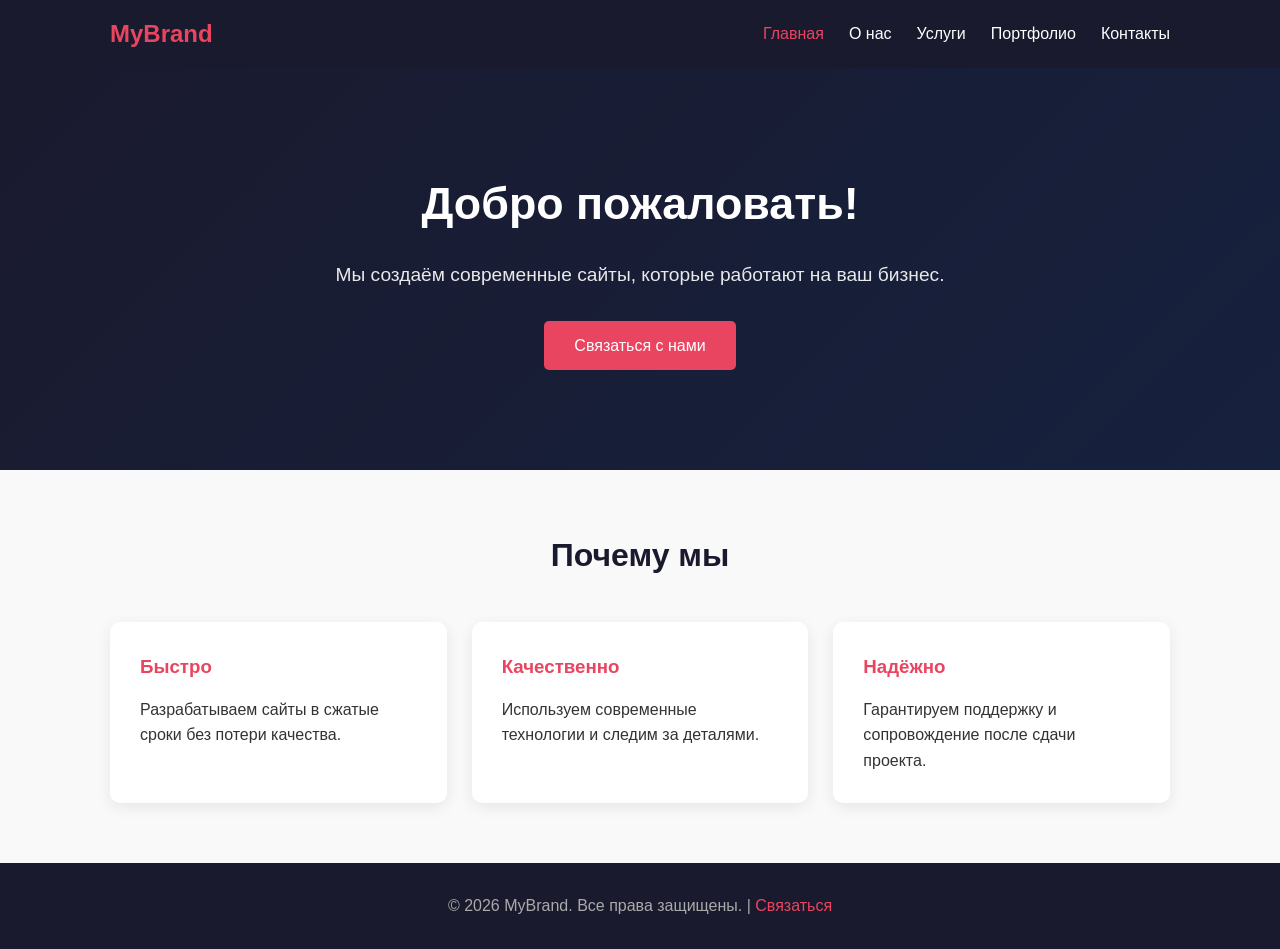
<file: index.html>
<!DOCTYPE html>
<html lang="ru">
<head>
  <meta charset="UTF-8">
  <meta name="viewport" content="width=device-width, initial-scale=1.0">
  <title>Главная | Моя Визитка</title>
  <link rel="stylesheet" href="css/style.css">
</head>
<body>
  <header>
    <div class="container nav">
      <div class="logo">MyBrand</div>
      <button class="burger" aria-label="Меню">☰</button>
      <ul class="nav-links">
        <li><a href="index.html" class="active">Главная</a></li>
        <li><a href="about.html">О нас</a></li>
        <li><a href="services.html">Услуги</a></li>
        <li><a href="portfolio.html">Портфолио</a></li>
        <li><a href="contact.html">Контакты</a></li>
      </ul>
    </div>
  </header>

  <section class="hero">
    <div class="container">
      <h1>Добро пожаловать!</h1>
      <p>Мы создаём современные сайты, которые работают на ваш бизнес.</p>
      <a href="contact.html" class="btn">Связаться с нами</a>
    </div>
  </section>

  <section>
    <div class="container">
      <h2 class="section-title">Почему мы</h2>
      <div class="cards">
        <div class="card">
          <h3>Быстро</h3>
          <p>Разрабатываем сайты в сжатые сроки без потери качества.</p>
        </div>
        <div class="card">
          <h3>Качественно</h3>
          <p>Используем современные технологии и следим за деталями.</p>
        </div>
        <div class="card">
          <h3>Надёжно</h3>
          <p>Гарантируем поддержку и сопровождение после сдачи проекта.</p>
        </div>
      </div>
    </div>
  </section>

  <footer>
    <div class="container">
      <p>&copy; 2026 MyBrand. Все права защищены. | <a href="contact.html">Связаться</a></p>
    </div>
  </footer>

  <script src="js/script.js"></script>
</body>
</html>
</file>
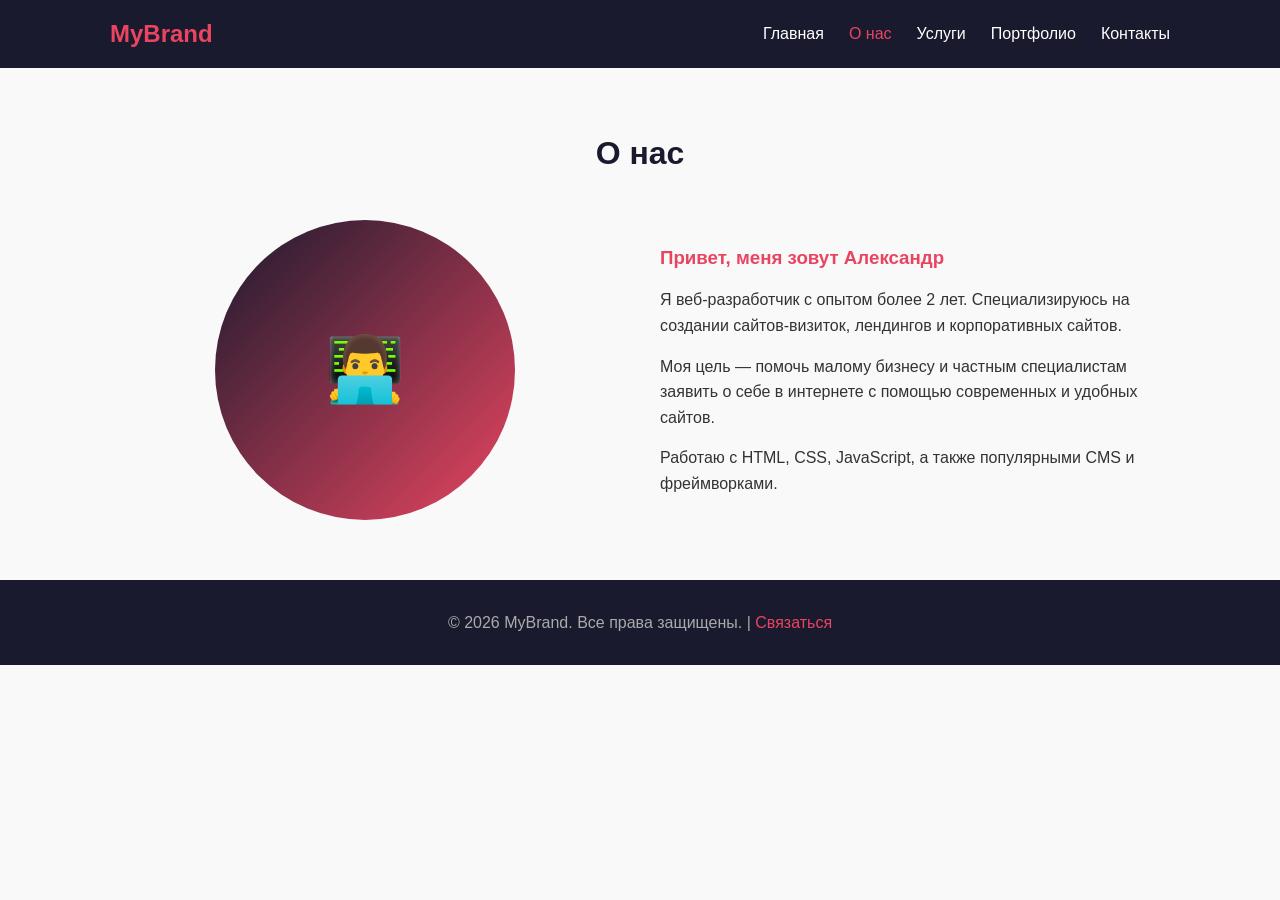
<file: about.html>
<!DOCTYPE html>
<html lang="ru">
<head>
  <meta charset="UTF-8">
  <meta name="viewport" content="width=device-width, initial-scale=1.0">
  <title>О нас | Моя Визитка</title>
  <link rel="stylesheet" href="css/style.css">
</head>
<body>
  <header>
    <div class="container nav">
      <div class="logo">MyBrand</div>
      <button class="burger" aria-label="Меню">☰</button>
      <ul class="nav-links">
        <li><a href="index.html">Главная</a></li>
        <li><a href="about.html" class="active">О нас</a></li>
        <li><a href="services.html">Услуги</a></li>
        <li><a href="portfolio.html">Портфолио</a></li>
        <li><a href="contact.html">Контакты</a></li>
      </ul>
    </div>
  </header>

  <section>
    <div class="container">
      <h2 class="section-title">О нас</h2>
      <div class="about-content">
        <div class="about-avatar">👨‍💻</div>
        <div>
          <h3 style="color:#e94560; margin-bottom:15px;">Привет, меня зовут Александр</h3>
          <p style="margin-bottom:15px;">Я веб-разработчик с опытом более 2 лет. Специализируюсь на создании сайтов-визиток, лендингов и корпоративных сайтов.</p>
          <p style="margin-bottom:15px;">Моя цель — помочь малому бизнесу и частным специалистам заявить о себе в интернете с помощью современных и удобных сайтов.</p>
          <p>Работаю с HTML, CSS, JavaScript, а также популярными CMS и фреймворками.</p>
        </div>
      </div>
    </div>
  </section>

  <footer>
    <div class="container">
      <p>&copy; 2026 MyBrand. Все права защищены. | <a href="contact.html">Связаться</a></p>
    </div>
  </footer>

  <script src="js/script.js"></script>
</body>
</html>
</file>
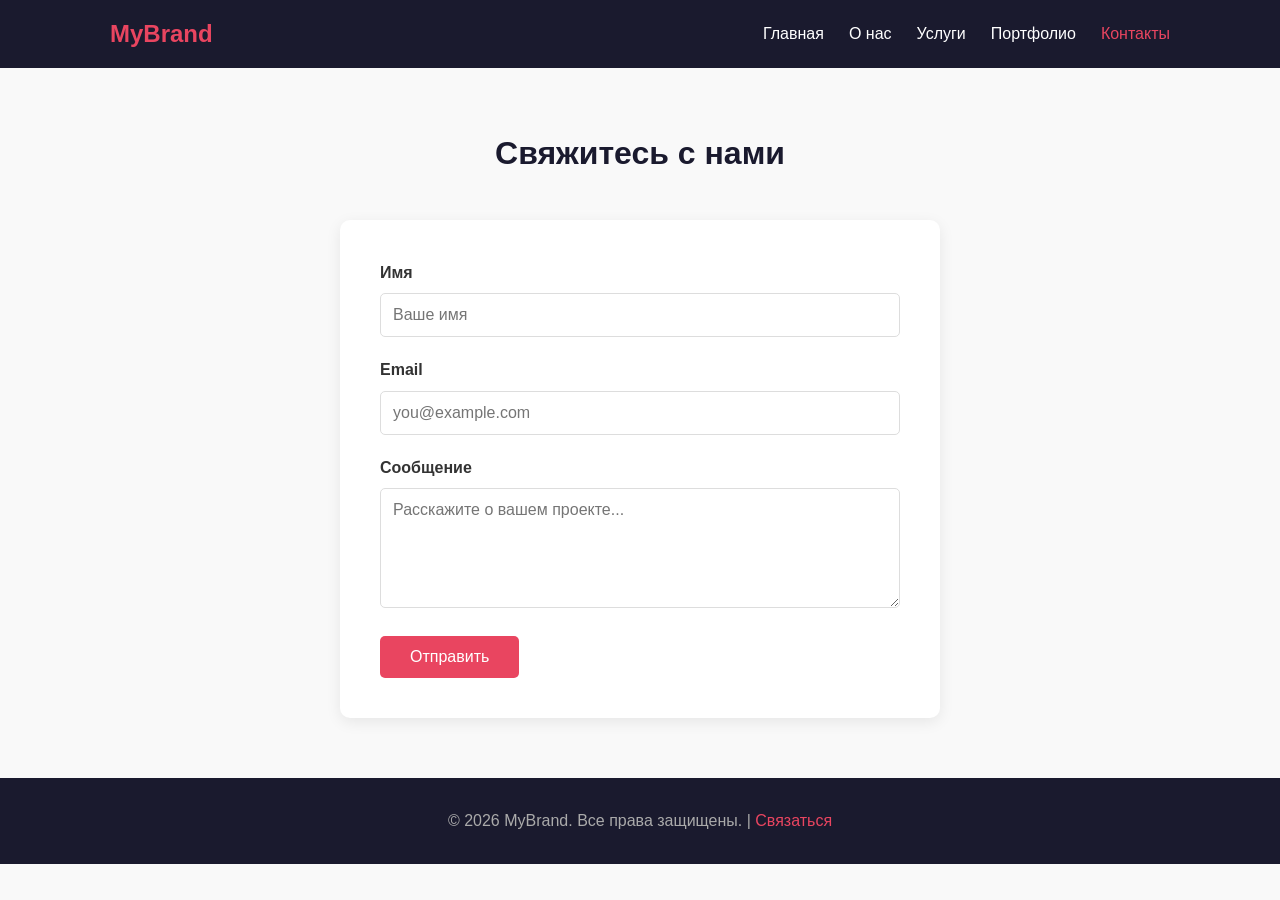
<file: contact.html>
<!DOCTYPE html>
<html lang="ru">
<head>
  <meta charset="UTF-8">
  <meta name="viewport" content="width=device-width, initial-scale=1.0">
  <title>Контакты | Моя Визитка</title>
  <link rel="stylesheet" href="css/style.css">
</head>
<body>
  <header>
    <div class="container nav">
      <div class="logo">MyBrand</div>
      <button class="burger" aria-label="Меню">☰</button>
      <ul class="nav-links">
        <li><a href="index.html">Главная</a></li>
        <li><a href="about.html">О нас</a></li>
        <li><a href="services.html">Услуги</a></li>
        <li><a href="portfolio.html">Портфолио</a></li>
        <li><a href="contact.html" class="active">Контакты</a></li>
      </ul>
    </div>
  </header>

  <section>
    <div class="container">
      <h2 class="section-title">Свяжитесь с нами</h2>
      <form class="contact-form" id="contactForm" novalidate>
        <div class="form-group">
          <label for="name">Имя</label>
          <input type="text" id="name" name="name" placeholder="Ваше имя" required>
        </div>
        <div class="form-group">
          <label for="email">Email</label>
          <input type="email" id="email" name="email" placeholder="you@example.com" required>
        </div>
        <div class="form-group">
          <label for="message">Сообщение</label>
          <textarea id="message" name="message" placeholder="Расскажите о вашем проекте..." required></textarea>
        </div>
        <button type="submit" class="btn">Отправить</button>
        <div class="form-message" id="formMessage"></div>
      </form>
    </div>
  </section>

  <footer>
    <div class="container">
      <p>&copy; 2026 MyBrand. Все права защищены. | <a href="contact.html">Связаться</a></p>
    </div>
  </footer>

  <script src="js/script.js"></script>
</body>
</html>
</file>
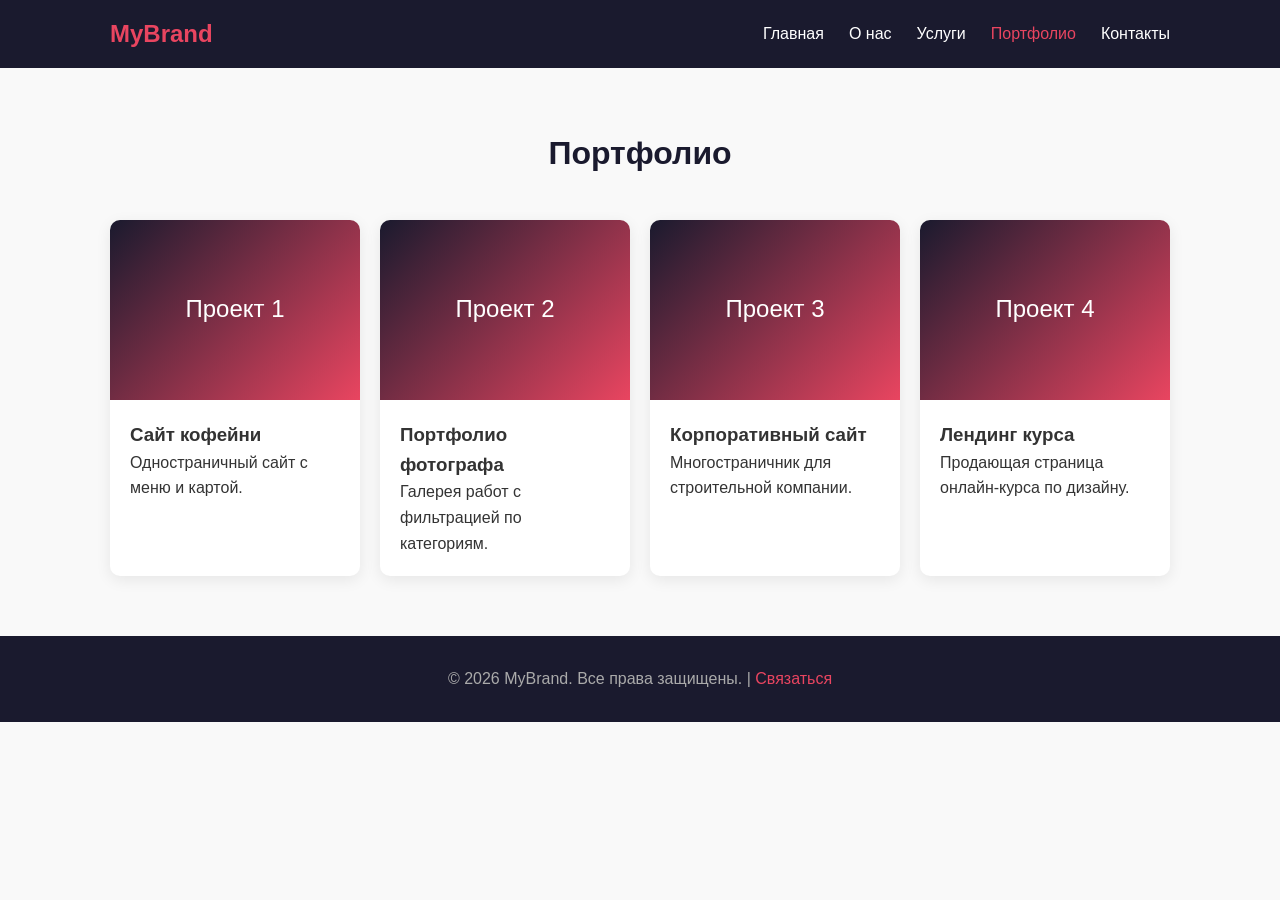
<file: portfolio.html>
<!DOCTYPE html>
<html lang="ru">
<head>
  <meta charset="UTF-8">
  <meta name="viewport" content="width=device-width, initial-scale=1.0">
  <title>Портфолио | Моя Визитка</title>
  <link rel="stylesheet" href="css/style.css">
</head>
<body>
  <header>
    <div class="container nav">
      <div class="logo">MyBrand</div>
      <button class="burger" aria-label="Меню">☰</button>
      <ul class="nav-links">
        <li><a href="index.html">Главная</a></li>
        <li><a href="about.html">О нас</a></li>
        <li><a href="services.html">Услуги</a></li>
        <li><a href="portfolio.html" class="active">Портфолио</a></li>
        <li><a href="contact.html">Контакты</a></li>
      </ul>
    </div>
  </header>

  <section>
    <div class="container">
      <h2 class="section-title">Портфолио</h2>
      <div class="portfolio-grid">
        <div class="portfolio-item">
          <div class="thumb">Проект 1</div>
          <div class="info">
            <h3>Сайт кофейни</h3>
            <p>Одностраничный сайт с меню и картой.</p>
          </div>
        </div>
        <div class="portfolio-item">
          <div class="thumb">Проект 2</div>
          <div class="info">
            <h3>Портфолио фотографа</h3>
            <p>Галерея работ с фильтрацией по категориям.</p>
          </div>
        </div>
        <div class="portfolio-item">
          <div class="thumb">Проект 3</div>
          <div class="info">
            <h3>Корпоративный сайт</h3>
            <p>Многостраничник для строительной компании.</p>
          </div>
        </div>
        <div class="portfolio-item">
          <div class="thumb">Проект 4</div>
          <div class="info">
            <h3>Лендинг курса</h3>
            <p>Продающая страница онлайн-курса по дизайну.</p>
          </div>
        </div>
      </div>
    </div>
  </section>

  <footer>
    <div class="container">
      <p>&copy; 2026 MyBrand. Все права защищены. | <a href="contact.html">Связаться</a></p>
    </div>
  </footer>

  <script src="js/script.js"></script>
</body>
</html>
</file>
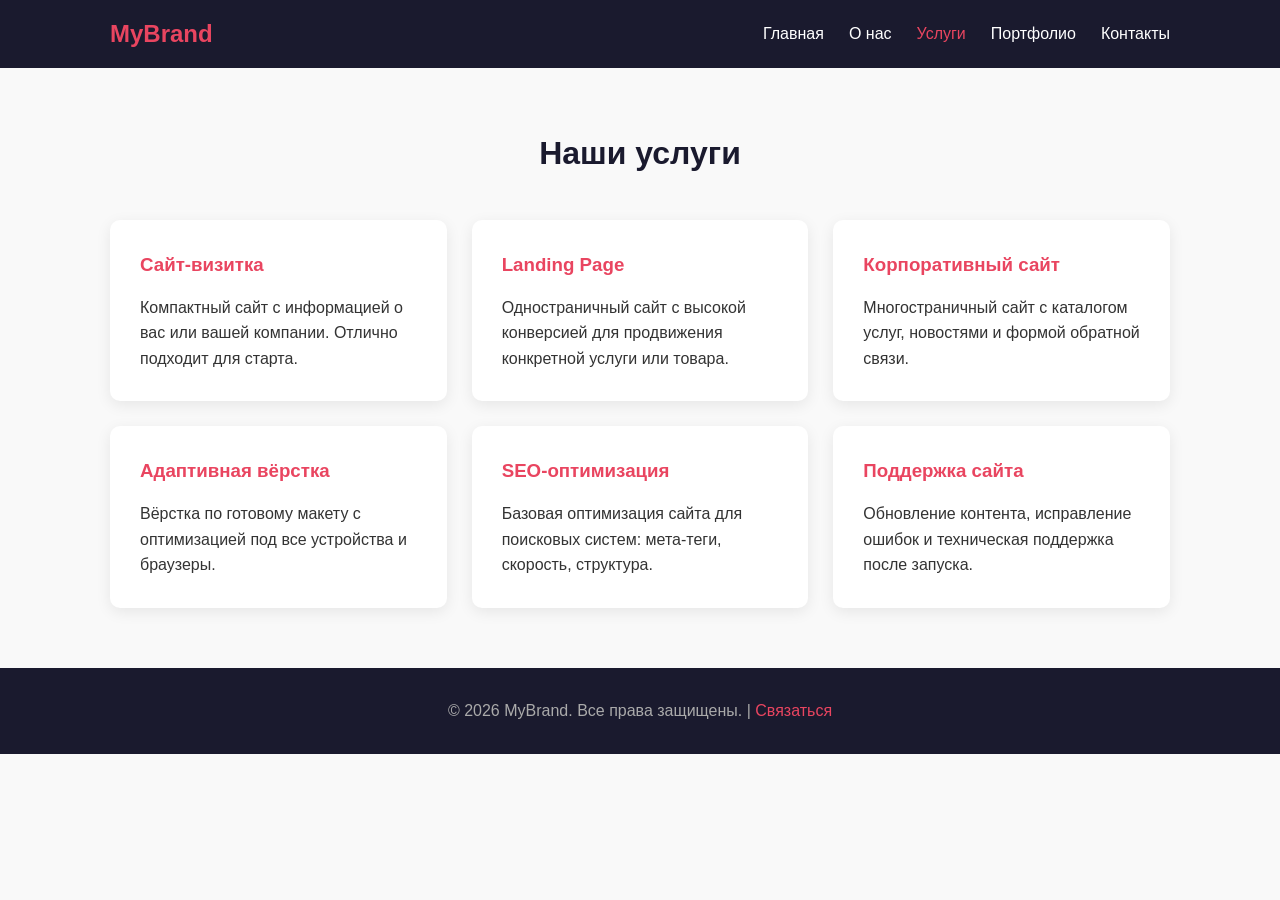
<file: services.html>
<!DOCTYPE html>
<html lang="ru">
<head>
  <meta charset="UTF-8">
  <meta name="viewport" content="width=device-width, initial-scale=1.0">
  <title>Услуги | Моя Визитка</title>
  <link rel="stylesheet" href="css/style.css">
</head>
<body>
  <header>
    <div class="container nav">
      <div class="logo">MyBrand</div>
      <button class="burger" aria-label="Меню">☰</button>
      <ul class="nav-links">
        <li><a href="index.html">Главная</a></li>
        <li><a href="about.html">О нас</a></li>
        <li><a href="services.html" class="active">Услуги</a></li>
        <li><a href="portfolio.html">Портфолио</a></li>
        <li><a href="contact.html">Контакты</a></li>
      </ul>
    </div>
  </header>

  <section>
    <div class="container">
      <h2 class="section-title">Наши услуги</h2>
      <div class="cards">
        <div class="card">
          <h3>Сайт-визитка</h3>
          <p>Компактный сайт с информацией о вас или вашей компании. Отлично подходит для старта.</p>
        </div>
        <div class="card">
          <h3>Landing Page</h3>
          <p>Одностраничный сайт с высокой конверсией для продвижения конкретной услуги или товара.</p>
        </div>
        <div class="card">
          <h3>Корпоративный сайт</h3>
          <p>Многостраничный сайт с каталогом услуг, новостями и формой обратной связи.</p>
        </div>
        <div class="card">
          <h3>Адаптивная вёрстка</h3>
          <p>Вёрстка по готовому макету с оптимизацией под все устройства и браузеры.</p>
        </div>
        <div class="card">
          <h3>SEO-оптимизация</h3>
          <p>Базовая оптимизация сайта для поисковых систем: мета-теги, скорость, структура.</p>
        </div>
        <div class="card">
          <h3>Поддержка сайта</h3>
          <p>Обновление контента, исправление ошибок и техническая поддержка после запуска.</p>
        </div>
      </div>
    </div>
  </section>

  <footer>
    <div class="container">
      <p>&copy; 2026 MyBrand. Все права защищены. | <a href="contact.html">Связаться</a></p>
    </div>
  </footer>

  <script src="js/script.js"></script>
</body>
</html>
</file>
<file: css/style.css>
* {
  margin: 0;
  padding: 0;
  box-sizing: border-box;
}

body {
  font-family: 'Segoe UI', Tahoma, sans-serif;
  line-height: 1.6;
  color: #333;
  background: #f9f9f9;
}

.container {
  max-width: 1100px;
  margin: 0 auto;
  padding: 0 20px;
}

/* Header */
header {
  background: #1a1a2e;
  color: #fff;
  padding: 15px 0;
  position: sticky;
  top: 0;
  z-index: 100;
}

.nav {
  display: flex;
  justify-content: space-between;
  align-items: center;
}

.logo {
  font-size: 1.5rem;
  font-weight: bold;
  color: #e94560;
}

.nav-links {
  display: flex;
  list-style: none;
  gap: 25px;
}

.nav-links a {
  color: #fff;
  text-decoration: none;
  transition: color 0.3s;
}

.nav-links a:hover,
.nav-links a.active {
  color: #e94560;
}

.burger {
  display: none;
  background: none;
  border: none;
  color: #fff;
  font-size: 1.8rem;
  cursor: pointer;
}

/* Hero */
.hero {
  background: linear-gradient(135deg, #1a1a2e, #16213e);
  color: #fff;
  padding: 100px 0;
  text-align: center;
}

.hero h1 {
  font-size: 2.8rem;
  margin-bottom: 20px;
}

.hero p {
  font-size: 1.2rem;
  margin-bottom: 30px;
  opacity: 0.9;
}

.btn {
  display: inline-block;
  background: #e94560;
  color: #fff;
  padding: 12px 30px;
  border-radius: 5px;
  text-decoration: none;
  transition: background 0.3s, transform 0.2s;
  border: none;
  cursor: pointer;
  font-size: 1rem;
}

.btn:hover {
  background: #c73650;
  transform: translateY(-2px);
}

/* Sections */
section {
  padding: 60px 0;
}

.section-title {
  text-align: center;
  font-size: 2rem;
  margin-bottom: 40px;
  color: #1a1a2e;
}

/* Cards */
.cards {
  display: grid;
  grid-template-columns: repeat(auto-fit, minmax(280px, 1fr));
  gap: 25px;
}

.card {
  background: #fff;
  padding: 30px;
  border-radius: 10px;
  box-shadow: 0 4px 15px rgba(0,0,0,0.08);
  transition: transform 0.3s, box-shadow 0.3s;
}

.card:hover {
  transform: translateY(-5px);
  box-shadow: 0 8px 25px rgba(0,0,0,0.15);
}

.card h3 {
  color: #e94560;
  margin-bottom: 15px;
}

/* Portfolio */
.portfolio-grid {
  display: grid;
  grid-template-columns: repeat(auto-fit, minmax(250px, 1fr));
  gap: 20px;
}

.portfolio-item {
  background: #fff;
  border-radius: 10px;
  overflow: hidden;
  box-shadow: 0 4px 15px rgba(0,0,0,0.08);
  transition: transform 0.3s;
}

.portfolio-item:hover {
  transform: scale(1.03);
}

.portfolio-item .thumb {
  height: 180px;
  background: linear-gradient(135deg, #1a1a2e, #e94560);
  display: flex;
  align-items: center;
  justify-content: center;
  color: #fff;
  font-size: 1.5rem;
}

.portfolio-item .info {
  padding: 20px;
}

/* Contact form */
.contact-form {
  max-width: 600px;
  margin: 0 auto;
  background: #fff;
  padding: 40px;
  border-radius: 10px;
  box-shadow: 0 4px 15px rgba(0,0,0,0.08);
}

.form-group {
  margin-bottom: 20px;
}

.form-group label {
  display: block;
  margin-bottom: 8px;
  font-weight: 600;
}

.form-group input,
.form-group textarea {
  width: 100%;
  padding: 12px;
  border: 1px solid #ddd;
  border-radius: 5px;
  font-family: inherit;
  font-size: 1rem;
  transition: border-color 0.3s;
}

.form-group input:focus,
.form-group textarea:focus {
  outline: none;
  border-color: #e94560;
}

.form-group textarea {
  resize: vertical;
  min-height: 120px;
}

.form-message {
  margin-top: 15px;
  padding: 12px;
  border-radius: 5px;
  display: none;
}

.form-message.success {
  display: block;
  background: #d4edda;
  color: #155724;
}

.form-message.error {
  display: block;
  background: #f8d7da;
  color: #721c24;
}

/* About */
.about-content {
  display: grid;
  grid-template-columns: 1fr 1fr;
  gap: 40px;
  align-items: center;
}

.about-avatar {
  width: 100%;
  max-width: 300px;
  height: 300px;
  border-radius: 50%;
  background: linear-gradient(135deg, #1a1a2e, #e94560);
  display: flex;
  align-items: center;
  justify-content: center;
  color: #fff;
  font-size: 4rem;
  margin: 0 auto;
}

/* Footer */
footer {
  background: #1a1a2e;
  color: #aaa;
  text-align: center;
  padding: 30px 0;
}

footer a {
  color: #e94560;
  text-decoration: none;
}

/* Responsive */
@media (max-width: 768px) {
  .burger {
    display: block;
  }

  .nav-links {
    position: absolute;
    top: 100%;
    left: 0;
    right: 0;
    background: #1a1a2e;
    flex-direction: column;
    padding: 20px;
    display: none;
  }

  .nav-links.open {
    display: flex;
  }

  .hero h1 {
    font-size: 2rem;
  }

  .about-content {
    grid-template-columns: 1fr;
    text-align: center;
  }

  .contact-form {
    padding: 25px;
  }
}
</file>
